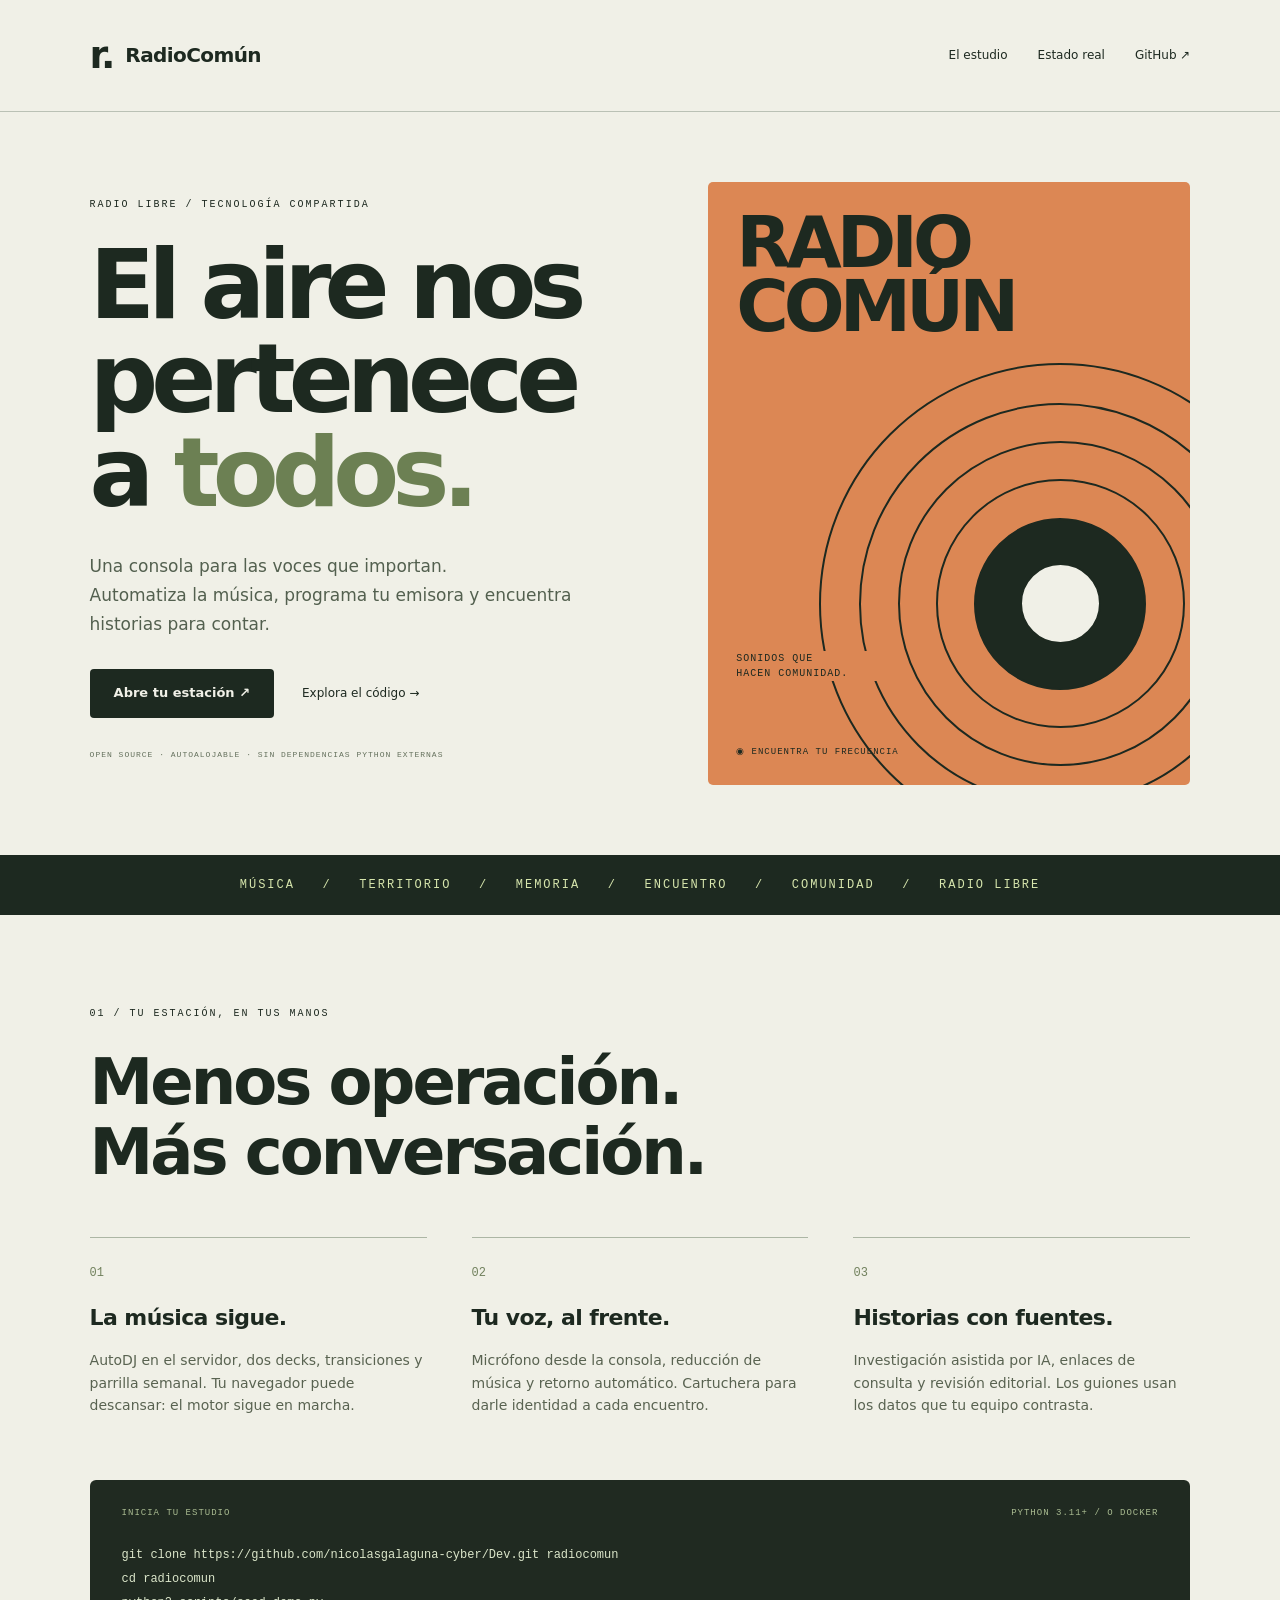
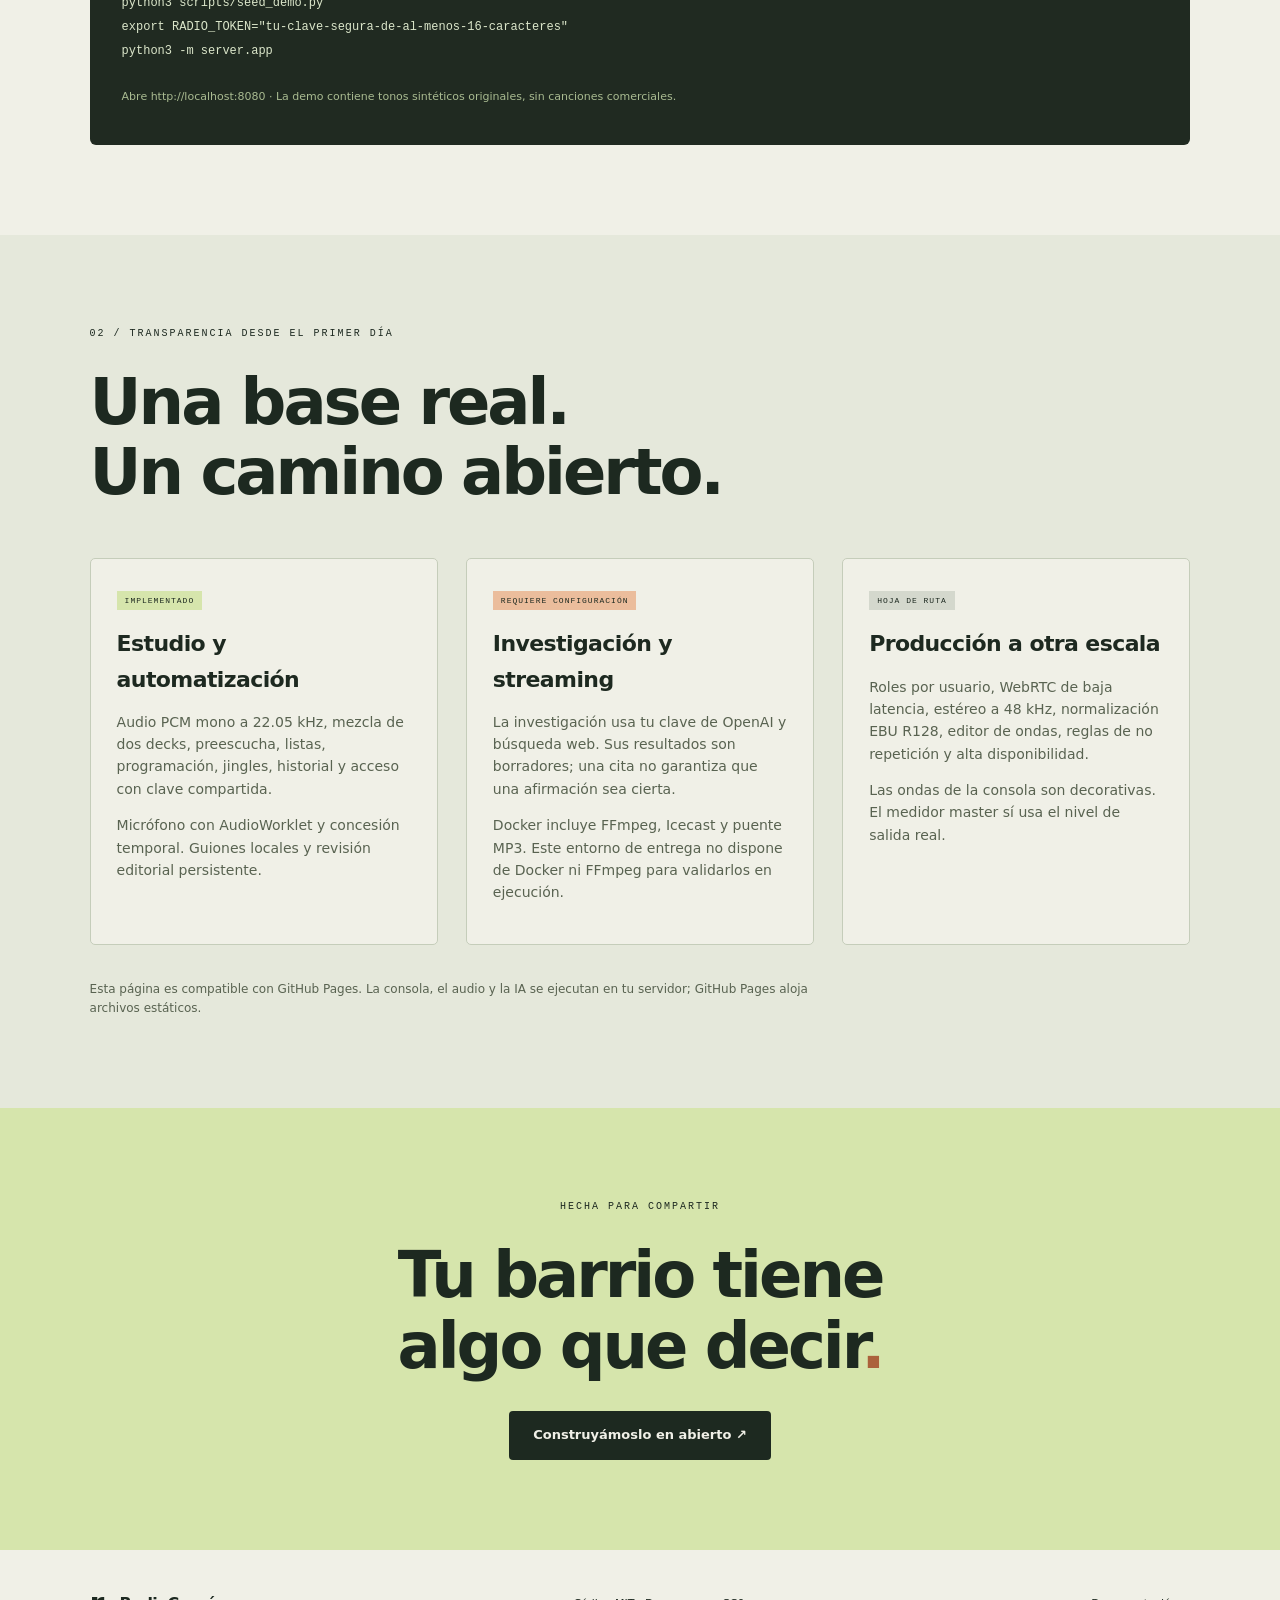
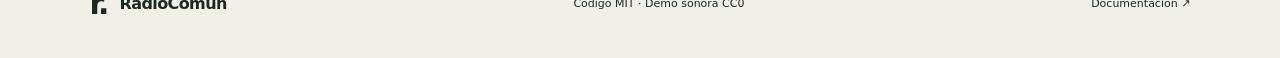
<file: docs/index.html>
<!doctype html><html lang="es"><head><meta charset="utf-8"><meta name="viewport" content="width=device-width,initial-scale=1"><title>RadioComún — El aire nos pertenece a todos</title><meta name="description" content="Consola radial open source y autoalojable: AutoDJ en servidor, programación semanal y copiloto de locución con fuentes."><link rel="stylesheet" href="landing.css"></head><body><nav><a class="logo" href="#">r. <span>RadioComún</span></a><div><a href="#estudio">El estudio</a><a href="#estado">Estado real</a><a href="https://github.com/nicolasgalaguna-cyber/Dev">GitHub ↗</a></div></nav><main><section class="hero"><div><p class="eyebrow">RADIO LIBRE / TECNOLOGÍA COMPARTIDA</p><h1>El aire nos<br>pertenece<br>a <em>todos.</em></h1><p class="lead">Una consola para las voces que importan.<br>Automatiza la música, programa tu emisora y encuentra historias para contar.</p><div class="actions"><a class="button" href="https://github.com/nicolasgalaguna-cyber/Dev#empezar-en-local">Abre tu estación ↗</a><a href="https://github.com/nicolasgalaguna-cyber/Dev">Explora el código →</a></div><p class="micro">OPEN SOURCE · AUTOALOJABLE · SIN DEPENDENCIAS PYTHON EXTERNAS</p></div><div class="poster" aria-label="Ilustración abstracta de una señal de radio"><div class="rings"><i></i><i></i><i></i><i></i><i></i></div><div class="poster-top">RADIO<br>COMÚN</div><span class="poster-tag">SONIDOS QUE<br>HACEN COMUNIDAD.</span><div class="frequency">◉ ENCUENTRA TU FRECUENCIA</div></div></section><div class="ticker">MÚSICA &nbsp; / &nbsp; TERRITORIO &nbsp; / &nbsp; MEMORIA &nbsp; / &nbsp; ENCUENTRO &nbsp; / &nbsp; COMUNIDAD &nbsp; / &nbsp; RADIO LIBRE</div><section id="estudio"><p class="eyebrow">01 / TU ESTACIÓN, EN TUS MANOS</p><h2>Menos operación.<br>Más conversación.</h2><div class="features"><article><span>01</span><h3>La música sigue.</h3><p>AutoDJ en el servidor, dos decks, transiciones y parrilla semanal. Tu navegador puede descansar: el motor sigue en marcha.</p></article><article><span>02</span><h3>Tu voz, al frente.</h3><p>Micrófono desde la consola, reducción de música y retorno automático. Cartuchera para darle identidad a cada encuentro.</p></article><article><span>03</span><h3>Historias con fuentes.</h3><p>Investigación asistida por IA, enlaces de consulta y revisión editorial. Los guiones usan los datos que tu equipo contrasta.</p></article></div><div class="terminal"><div><span>INICIA TU ESTUDIO</span><span>PYTHON 3.11+ / O DOCKER</span></div><pre>git clone https://github.com/nicolasgalaguna-cyber/Dev.git radiocomun
cd radiocomun
python3 scripts/seed_demo.py
export RADIO_TOKEN="tu-clave-segura-de-al-menos-16-caracteres"
python3 -m server.app</pre><p>Abre http://localhost:8080 · La demo contiene tonos sintéticos originales, sin canciones comerciales.</p></div></section><section id="estado"><p class="eyebrow">02 / TRANSPARENCIA DESDE EL PRIMER DÍA</p><h2>Una base real.<br>Un camino abierto.</h2><div class="status-grid"><article><b class="badge">IMPLEMENTADO</b><h3>Estudio y automatización</h3><p>Audio PCM mono a 22.05 kHz, mezcla de dos decks, preescucha, listas, programación, jingles, historial y acceso con clave compartida.</p><p>Micrófono con AudioWorklet y concesión temporal. Guiones locales y revisión editorial persistente.</p></article><article><b class="badge orange">REQUIERE CONFIGURACIÓN</b><h3>Investigación y streaming</h3><p>La investigación usa tu clave de OpenAI y búsqueda web. Sus resultados son borradores; una cita no garantiza que una afirmación sea cierta.</p><p>Docker incluye FFmpeg, Icecast y puente MP3. Este entorno de entrega no dispone de Docker ni FFmpeg para validarlos en ejecución.</p></article><article><b class="badge muted">HOJA DE RUTA</b><h3>Producción a otra escala</h3><p>Roles por usuario, WebRTC de baja latencia, estéreo a 48 kHz, normalización EBU R128, editor de ondas, reglas de no repetición y alta disponibilidad.</p><p>Las ondas de la consola son decorativas. El medidor master sí usa el nivel de salida real.</p></article></div><p class="hosting-note">Esta página es compatible con GitHub Pages. La consola, el audio y la IA se ejecutan en tu servidor; GitHub Pages aloja archivos estáticos.</p></section><section class="closing"><p class="eyebrow">HECHA PARA COMPARTIR</p><h2>Tu barrio tiene<br>algo que decir<span>.</span></h2><a class="button" href="https://github.com/nicolasgalaguna-cyber/Dev">Construyámoslo en abierto ↗</a></section></main><footer><a class="logo" href="#">r. <span>RadioComún</span></a><span>Código MIT · Demo sonora CC0</span><a href="https://github.com/nicolasgalaguna-cyber/Dev/blob/main/README.md">Documentación ↗</a></footer></body></html>
</file>
<file: docs/landing.css>
:root{--ink:#1d2920;--paper:#f0f0e7;--green:#d6e5ac;--orange:#dc8754}*{box-sizing:border-box}html{scroll-behavior:smooth}body{margin:0;background:var(--paper);color:var(--ink);font:16px/1.6 system-ui,-apple-system,sans-serif}a{color:inherit;text-decoration:none}a:hover{text-decoration:underline}nav{padding:25px 7%;display:flex;justify-content:space-between;align-items:center;border-bottom:1px solid #bac1b5}.logo{font-size:38px;font-weight:850;letter-spacing:-2px;display:flex;align-items:center;gap:12px}.logo span{font-size:20px;letter-spacing:-.6px}nav>div{display:flex;gap:30px;font-size:12px}main section{padding:90px 7%}.hero{display:grid;grid-template-columns:1.1fr 1fr;gap:8%;align-items:center;padding-top:70px;padding-bottom:70px}.eyebrow{font:10px/1.7 monospace;letter-spacing:2px;margin:0 0 25px}h1{font-size:clamp(64px,7.5vw,118px);line-height:.98;letter-spacing:-7px;font-weight:650;margin:0 0 32px}h1 em{font-style:normal;color:#6c8053}.lead{font-size:17px;line-height:1.7;color:#53604f}.actions{display:flex;align-items:center;gap:28px;margin:30px 0}.actions>a:last-child{font-size:12px}.button{display:inline-block;background:var(--ink);color:var(--paper);padding:14px 24px;border-radius:4px;font-size:13px;font-weight:600}.micro{font:8px/1.8 monospace;letter-spacing:1px;color:#64705c}.poster{position:relative;background:var(--orange);aspect-ratio:4/5;overflow:hidden;border-radius:5px;display:flex;flex-direction:column;justify-content:space-between;padding:28px;color:var(--ink)}.poster-top{font-size:clamp(40px,5.6vw,90px);font-weight:850;line-height:.9;letter-spacing:-5px;z-index:2}.rings{position:absolute;width:100%;aspect-ratio:1;top:30%;left:23%;border:2px solid var(--ink);border-radius:50%;display:grid;place-items:center}.rings i{border:2px solid var(--ink);border-radius:50%;position:absolute;aspect-ratio:1;width:84%}.rings i:nth-child(2){width:68%}.rings i:nth-child(3){width:52%}.rings i:nth-child(4){width:36%;background:var(--ink)}.rings i:nth-child(5){width:17%;background:var(--paper)}.poster-tag{position:relative;z-index:2;font:10px/1.5 monospace;letter-spacing:1px;margin-top:auto;margin-bottom:65px;background:var(--orange);width:160px}.frequency{font:9px monospace;letter-spacing:1px;z-index:2}.ticker{background:var(--ink);color:var(--green);font:12px/2 monospace;padding:18px;text-align:center;letter-spacing:2px;overflow:hidden;white-space:nowrap}h2{font-size:clamp(40px,5vw,72px);line-height:1.1;letter-spacing:-3px;font-weight:550;margin:0 0 50px}.features{display:grid;grid-template-columns:1fr 1fr 1fr;gap:45px}.features article{border-top:1px solid #acb6a4;padding-top:20px}.features span{font:12px monospace;color:#71815d}h3{font-size:22px;letter-spacing:-.6px;font-weight:600;margin:16px 0 12px}.features p,.status-grid p{font-size:14px;color:#596351}.terminal{background:#202a21;color:#dbe6ca;padding:28px 32px;border-radius:6px;margin-top:50px}.terminal>div{display:flex;justify-content:space-between;font:9px monospace;letter-spacing:1px;color:#a9bb91}.terminal pre{font-size:12px;overflow:auto;line-height:2;margin:25px 0}.terminal p{font-size:11px;color:#a9bb91}#estado{background:#e5e8db}.status-grid{display:grid;grid-template-columns:1fr 1fr 1fr;gap:28px}.status-grid article{background:var(--paper);padding:26px;border:1px solid #c5cdba;border-radius:5px}.badge{font:8px monospace;letter-spacing:1px;background:var(--green);padding:5px 8px;display:inline-block}.badge.orange{background:#ebbd9c}.badge.muted{background:#d4d8cd}.hosting-note{font-size:12px;max-width:740px;margin:35px 0 0;color:#596351}.closing{background:var(--green);text-align:center}.closing h2{margin-bottom:30px}.closing h2 span{color:#ab623b}footer{padding:30px 7%;display:flex;justify-content:space-between;align-items:center;font-size:11px}footer .logo{font-size:30px}footer .logo span{font-size:16px}@media(max-width:800px){.hero{gap:5%;padding-top:45px}h1{font-size:65px;letter-spacing:-4px}.poster{aspect-ratio:3/5}.poster-top{font-size:42px;letter-spacing:-2px}.features,.status-grid{gap:20px}.actions{flex-wrap:wrap;gap:12px}main section{padding:60px 6%}}@media(max-width:600px){nav{padding:15px 6%}nav>div{gap:12px}nav>div>a:first-child{display:none}.hero{grid-template-columns:1fr}.poster{aspect-ratio:1.3;margin-top:20px}.poster-top{font-size:62px}.rings{width:65%;left:43%;top:10%}.poster-tag{display:none}.features,.status-grid{grid-template-columns:1fr;gap:25px}h1{font-size:78px;letter-spacing:-5px}.lead{font-size:15px}.terminal{padding:20px}.terminal>div>span:last-child{display:none}.terminal pre{font-size:10px}footer{flex-wrap:wrap;gap:16px}h2{font-size:45px}.poster .frequency{margin-top:45px}}
</file>
